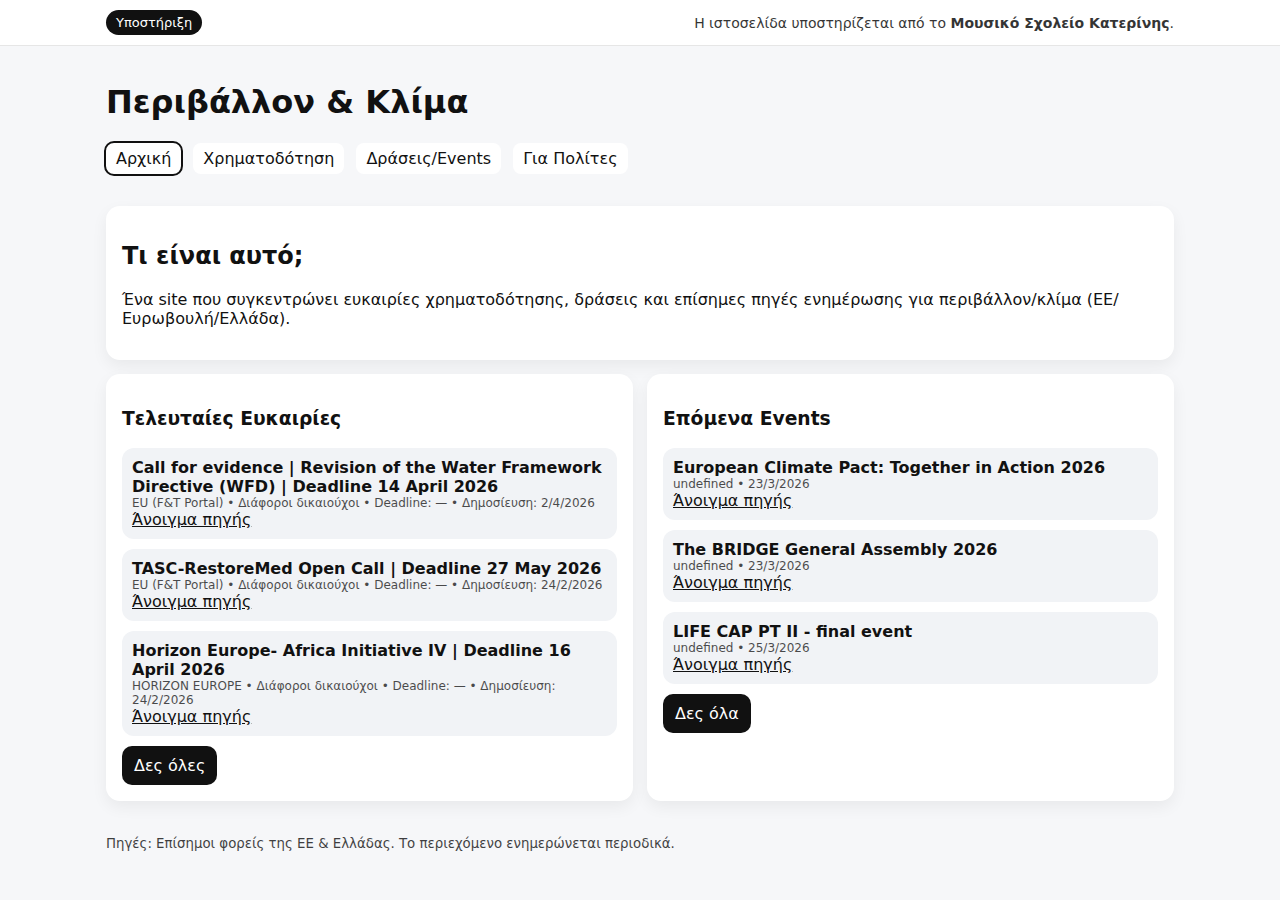
<file: index.html>
<!doctype html>
<html lang="el">
<head>
  <meta charset="utf-8" />
  <meta name="viewport" content="width=device-width, initial-scale=1" />
  <title>Περιβάλλον & Κλίμα — Ενημέρωση & Ευκαιρίες</title>
  <link rel="stylesheet" href="assets/css/style.css" />
</head>
<body>
  <div class="brandbar">
   <div class="inner">
    <span class="badge">Υποστήριξη</span>
    <span class="brandtext">Η ιστοσελίδα υποστηρίζεται από το <strong>Μουσικό Σχολείο Κατερίνης</strong>.</span>
   </div>
  </div>

  <header class="container">
    <h1>Περιβάλλον & Κλίμα</h1>
    <nav class="nav">
      <a href="index.html" class="active">Αρχική</a>
      <a href="funding.html">Χρηματοδότηση</a>
      <a href="actions.html">Δράσεις/Events</a>
      <a href="citizens.html">Για Πολίτες</a>
    </nav>
  </header>

  <main class="container">
    <section class="card">
      <h2>Τι είναι αυτό;</h2>
      <p>
        Ένα site που συγκεντρώνει ευκαιρίες χρηματοδότησης, δράσεις και επίσημες πηγές ενημέρωσης
        για περιβάλλον/κλίμα (ΕΕ/Ευρωβουλή/Ελλάδα).
      </p>
    </section>

    <section class="grid">
      <div class="card">
        <h3>Τελευταίες Ευκαιρίες</h3>
        <div id="latest-opps">Φόρτωση…</div>
        <a class="btn" href="funding.html">Δες όλες</a>
      </div>

      <div class="card">
        <h3>Επόμενα Events</h3>
        <div id="latest-events">Φόρτωση…</div>
        <a class="btn" href="actions.html">Δες όλα</a>
      </div>
    </section>
  </main>

  <footer class="container footer">
    <small>Πηγές: Επίσημοι φορείς της ΕΕ & Ελλάδας. Το περιεχόμενο ενημερώνεται περιοδικά.</small>
  </footer>

  <script src="assets/js/app.js"></script>
  <script>
    window.App?.renderHome?.();
  </script>
</body>
</html>
</file>
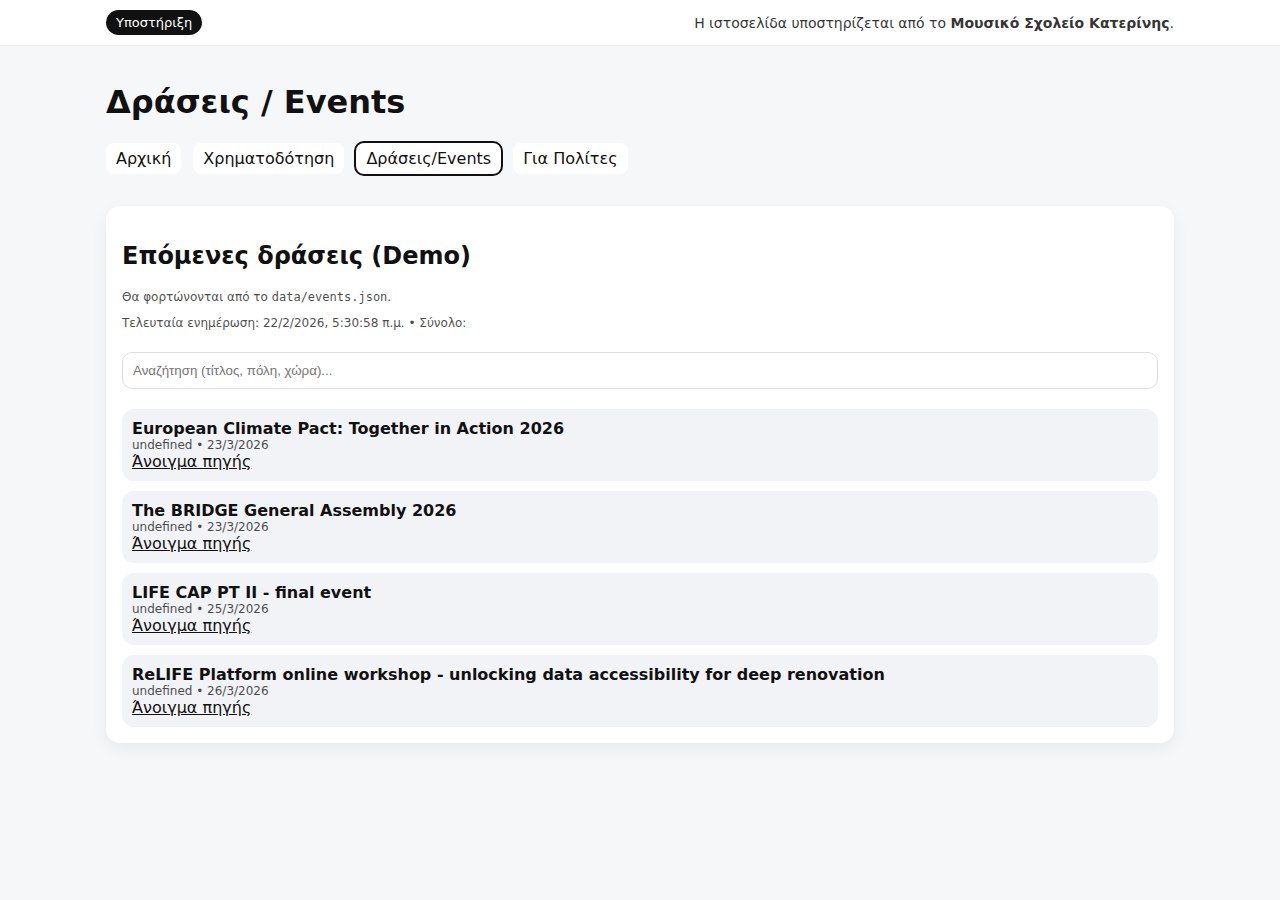
<file: actions.html>
<!doctype html>
<html lang="el">
<head>
  <meta charset="utf-8" />
  <meta name="viewport" content="width=device-width, initial-scale=1" />
  <title>Δράσεις/Events — Περιβάλλον & Κλίμα</title>
  <link rel="stylesheet" href="assets/css/style.css" />
</head>
<body>
  <div class="brandbar">
   <div class="inner">
    <span class="badge">Υποστήριξη</span>
    <span class="brandtext">Η ιστοσελίδα υποστηρίζεται από το <strong>Μουσικό Σχολείο Κατερίνης</strong>.</span>
  </div>
 </div>

  <header class="container">
    <h1>Δράσεις / Events</h1>
    <nav class="nav">
      <a href="index.html">Αρχική</a>
      <a href="funding.html">Χρηματοδότηση</a>
      <a href="actions.html" class="active">Δράσεις/Events</a>
      <a href="citizens.html">Για Πολίτες</a>
    </nav>
  </header>

  <main class="container">
    <section class="card">
      <h2>Επόμενες δράσεις (Demo)</h2>
      <p class="meta">Θα φορτώνονται από το <code>data/events.json</code>.</p>
      <p id="meta-events" class="meta">Φόρτωση ενημέρωσης…</p>
      <input id="events-search" placeholder="Αναζήτηση (τίτλος, πόλη, χώρα)..." style="width:100%; padding:10px; border-radius:10px; border:1px solid #ddd; margin:10px 0;">
      <div id="events-list">Φόρτωση…</div>
    </section>
  </main>

  <script src="assets/js/app.js"></script>
  <script>
    window.App?.renderActions?.();
  </script>
</body>
</html>
</file>
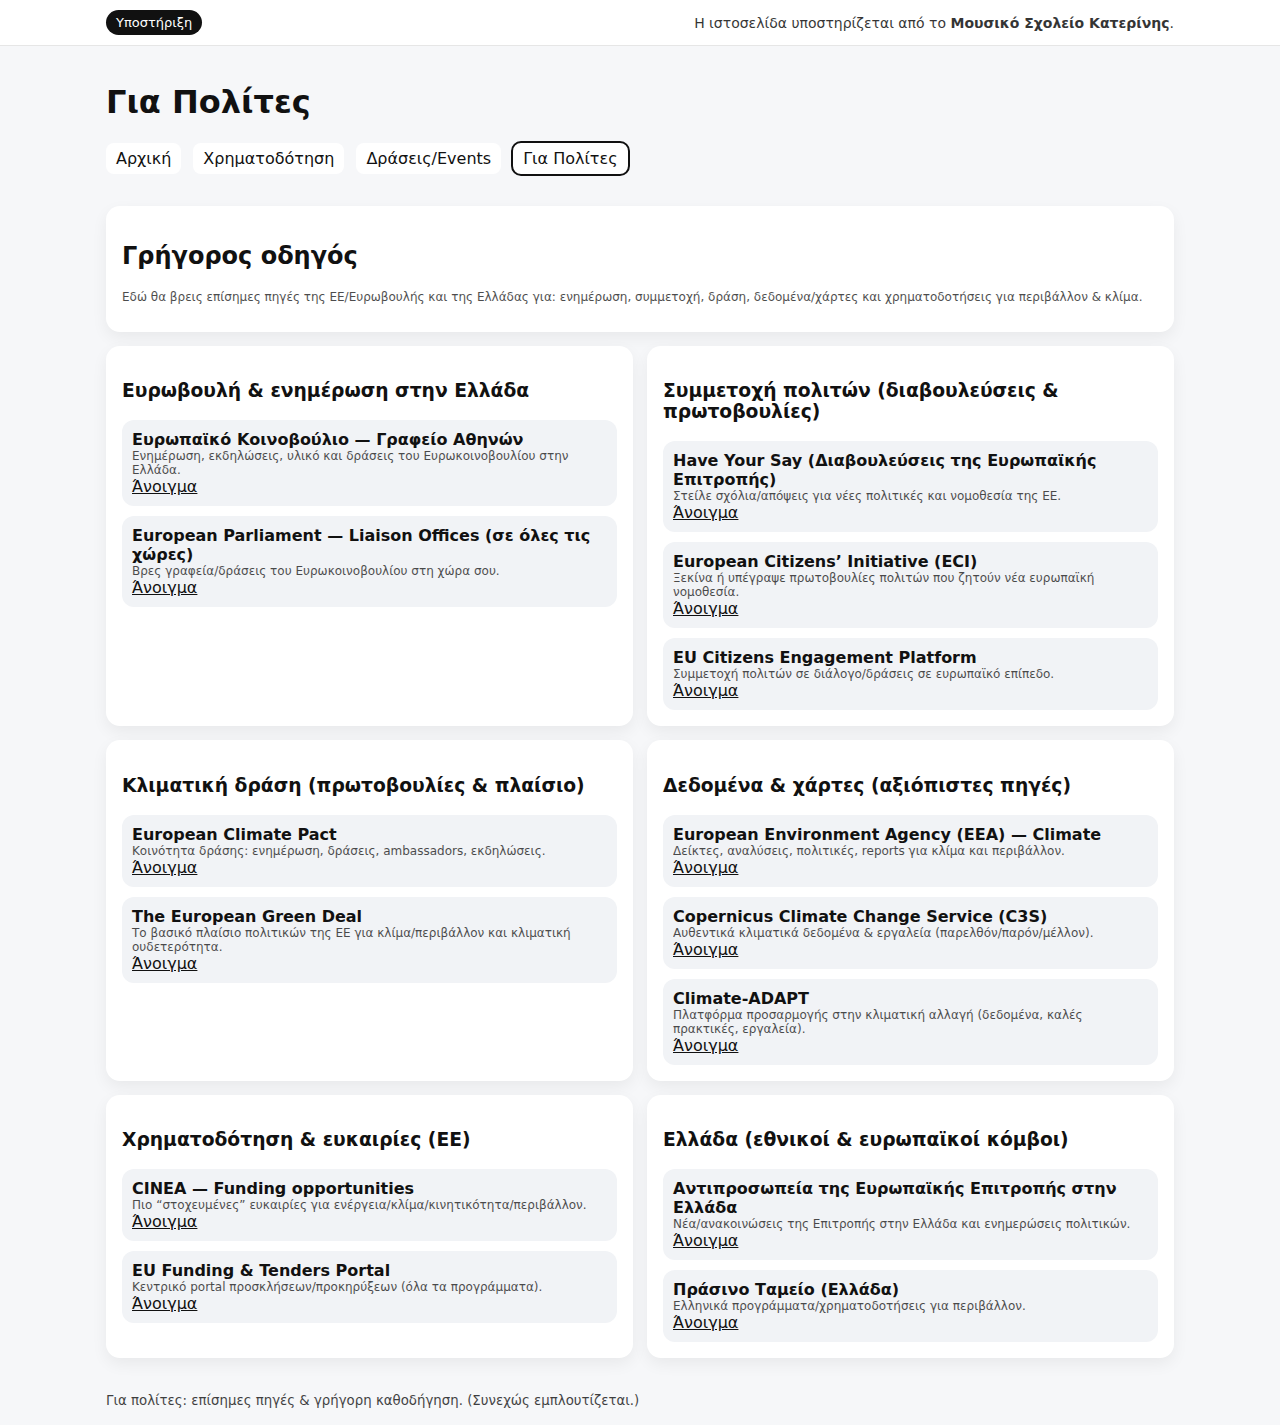
<file: citizens.html>
<!doctype html>
<html lang="el">
<head>
  <meta charset="utf-8" />
  <meta name="viewport" content="width=device-width, initial-scale=1" />
  <title>Για Πολίτες — Περιβάλλον & Κλίμα</title>
  <link rel="stylesheet" href="assets/css/style.css" />
</head>
<body>
  <div class="brandbar">
    <div class="inner">
      <span class="badge">Υποστήριξη</span>
      <span class="brandtext">Η ιστοσελίδα υποστηρίζεται από το <strong>Μουσικό Σχολείο Κατερίνης</strong>.</span>
    </div>
  </div>

  <header class="container">
    <h1>Για Πολίτες</h1>
    <nav class="nav">
      <a href="index.html">Αρχική</a>
      <a href="funding.html">Χρηματοδότηση</a>
      <a href="actions.html">Δράσεις/Events</a>
      <a href="citizens.html" class="active">Για Πολίτες</a>
    </nav>
  </header>

  <main class="container">

    <section class="card">
      <h2>Γρήγορος οδηγός</h2>
      <p class="meta">
        Εδώ θα βρεις επίσημες πηγές της ΕΕ/Ευρωβουλής και της Ελλάδας για: ενημέρωση, συμμετοχή, δράση, δεδομένα/χάρτες και χρηματοδοτήσεις
        για περιβάλλον & κλίμα.
      </p>
    </section>

    <section class="grid">

      <section class="card">
        <h3>Ευρωβουλή & ενημέρωση στην Ελλάδα</h3>
        <div class="list">
          <div class="item">
            <div><strong>Ευρωπαϊκό Κοινοβούλιο — Γραφείο Αθηνών</strong></div>
            <div class="meta">Ενημέρωση, εκδηλώσεις, υλικό και δράσεις του Ευρωκοινοβουλίου στην Ελλάδα.</div>
            <div><a href="https://athens.europarl.europa.eu/" target="_blank" rel="noopener">Άνοιγμα</a></div>
          </div>
          <div class="item">
            <div><strong>European Parliament — Liaison Offices (σε όλες τις χώρες)</strong></div>
            <div class="meta">Βρες γραφεία/δράσεις του Ευρωκοινοβουλίου στη χώρα σου.</div>
            <div><a href="https://liaison-offices.europarl.europa.eu/en" target="_blank" rel="noopener">Άνοιγμα</a></div>
          </div>
        </div>
      </section>

      <section class="card">
        <h3>Συμμετοχή πολιτών (διαβουλεύσεις & πρωτοβουλίες)</h3>
        <div class="list">
          <div class="item">
            <div><strong>Have Your Say (Διαβουλεύσεις της Ευρωπαϊκής Επιτροπής)</strong></div>
            <div class="meta">Στείλε σχόλια/απόψεις για νέες πολιτικές και νομοθεσία της ΕΕ.</div>
            <div><a href="https://have-your-say.ec.europa.eu/index_en" target="_blank" rel="noopener">Άνοιγμα</a></div>
          </div>
          <div class="item">
            <div><strong>European Citizens’ Initiative (ECI)</strong></div>
            <div class="meta">Ξεκίνα ή υπέγραψε πρωτοβουλίες πολιτών που ζητούν νέα ευρωπαϊκή νομοθεσία.</div>
            <div><a href="https://citizens-initiative.europa.eu/_en" target="_blank" rel="noopener">Άνοιγμα</a></div>
          </div>
          <div class="item">
            <div><strong>EU Citizens Engagement Platform</strong></div>
            <div class="meta">Συμμετοχή πολιτών σε διάλογο/δράσεις σε ευρωπαϊκό επίπεδο.</div>
            <div><a href="https://citizens.ec.europa.eu/index_el" target="_blank" rel="noopener">Άνοιγμα</a></div>
          </div>
        </div>
      </section>

      <section class="card">
        <h3>Κλιματική δράση (πρωτοβουλίες & πλαίσιο)</h3>
        <div class="list">
          <div class="item">
            <div><strong>European Climate Pact</strong></div>
            <div class="meta">Κοινότητα δράσης: ενημέρωση, δράσεις, ambassadors, εκδηλώσεις.</div>
            <div><a href="https://climate-pact.europa.eu/index_en" target="_blank" rel="noopener">Άνοιγμα</a></div>
          </div>
          <div class="item">
            <div><strong>The European Green Deal</strong></div>
            <div class="meta">Το βασικό πλαίσιο πολιτικών της ΕΕ για κλίμα/περιβάλλον και κλιματική ουδετερότητα.</div>
            <div><a href="https://commission.europa.eu/strategy-and-policy/priorities-2019-2024/european-green-deal_en" target="_blank" rel="noopener">Άνοιγμα</a></div>
          </div>
        </div>
      </section>

      <section class="card">
        <h3>Δεδομένα & χάρτες (αξιόπιστες πηγές)</h3>
        <div class="list">
          <div class="item">
            <div><strong>European Environment Agency (EEA) — Climate</strong></div>
            <div class="meta">Δείκτες, αναλύσεις, πολιτικές, reports για κλίμα και περιβάλλον.</div>
            <div><a href="https://www.eea.europa.eu/en/topics/at-a-glance/climate" target="_blank" rel="noopener">Άνοιγμα</a></div>
          </div>
          <div class="item">
            <div><strong>Copernicus Climate Change Service (C3S)</strong></div>
            <div class="meta">Αυθεντικά κλιματικά δεδομένα & εργαλεία (παρελθόν/παρόν/μέλλον).</div>
            <div><a href="https://climate.copernicus.eu/" target="_blank" rel="noopener">Άνοιγμα</a></div>
          </div>
          <div class="item">
            <div><strong>Climate-ADAPT</strong></div>
            <div class="meta">Πλατφόρμα προσαρμογής στην κλιματική αλλαγή (δεδομένα, καλές πρακτικές, εργαλεία).</div>
            <div><a href="https://climate-adapt.eea.europa.eu/" target="_blank" rel="noopener">Άνοιγμα</a></div>
          </div>
        </div>
      </section>

      <section class="card">
        <h3>Χρηματοδότηση & ευκαιρίες (ΕΕ)</h3>
        <div class="list">
          <div class="item">
            <div><strong>CINEA — Funding opportunities</strong></div>
            <div class="meta">Πιο “στοχευμένες” ευκαιρίες για ενέργεια/κλίμα/κινητικότητα/περιβάλλον.</div>
            <div><a href="https://ec.europa.eu/newsroom/cinea/items/itemType/2512" target="_blank" rel="noopener">Άνοιγμα</a></div>
          </div>
          <div class="item">
            <div><strong>EU Funding & Tenders Portal</strong></div>
            <div class="meta">Κεντρικό portal προσκλήσεων/προκηρύξεων (όλα τα προγράμματα).</div>
            <div><a href="https://ec.europa.eu/info/funding-tenders/opportunities/portal/screen/opportunities/calls-for-proposals" target="_blank" rel="noopener">Άνοιγμα</a></div>
          </div>
        </div>
      </section>

      <section class="card">
        <h3>Ελλάδα (εθνικοί & ευρωπαϊκοί κόμβοι)</h3>
        <div class="list">
          <div class="item">
            <div><strong>Αντιπροσωπεία της Ευρωπαϊκής Επιτροπής στην Ελλάδα</strong></div>
            <div class="meta">Νέα/ανακοινώσεις της Επιτροπής στην Ελλάδα και ενημερώσεις πολιτικών.</div>
            <div><a href="https://greece.representation.ec.europa.eu/index_el" target="_blank" rel="noopener">Άνοιγμα</a></div>
          </div>
          <div class="item">
            <div><strong>Πράσινο Ταμείο (Ελλάδα)</strong></div>
            <div class="meta">Ελληνικά προγράμματα/χρηματοδοτήσεις για περιβάλλον.</div>
            <div><a href="https://prasinotameio.gr/" target="_blank" rel="noopener">Άνοιγμα</a></div>
          </div>
        </div>
      </section>

    </section>

  </main>

  <footer class="container footer">
    <small>Για πολίτες: επίσημες πηγές & γρήγορη καθοδήγηση. (Συνεχώς εμπλουτίζεται.)</small>
  </footer>
</body>
</html>
</file>
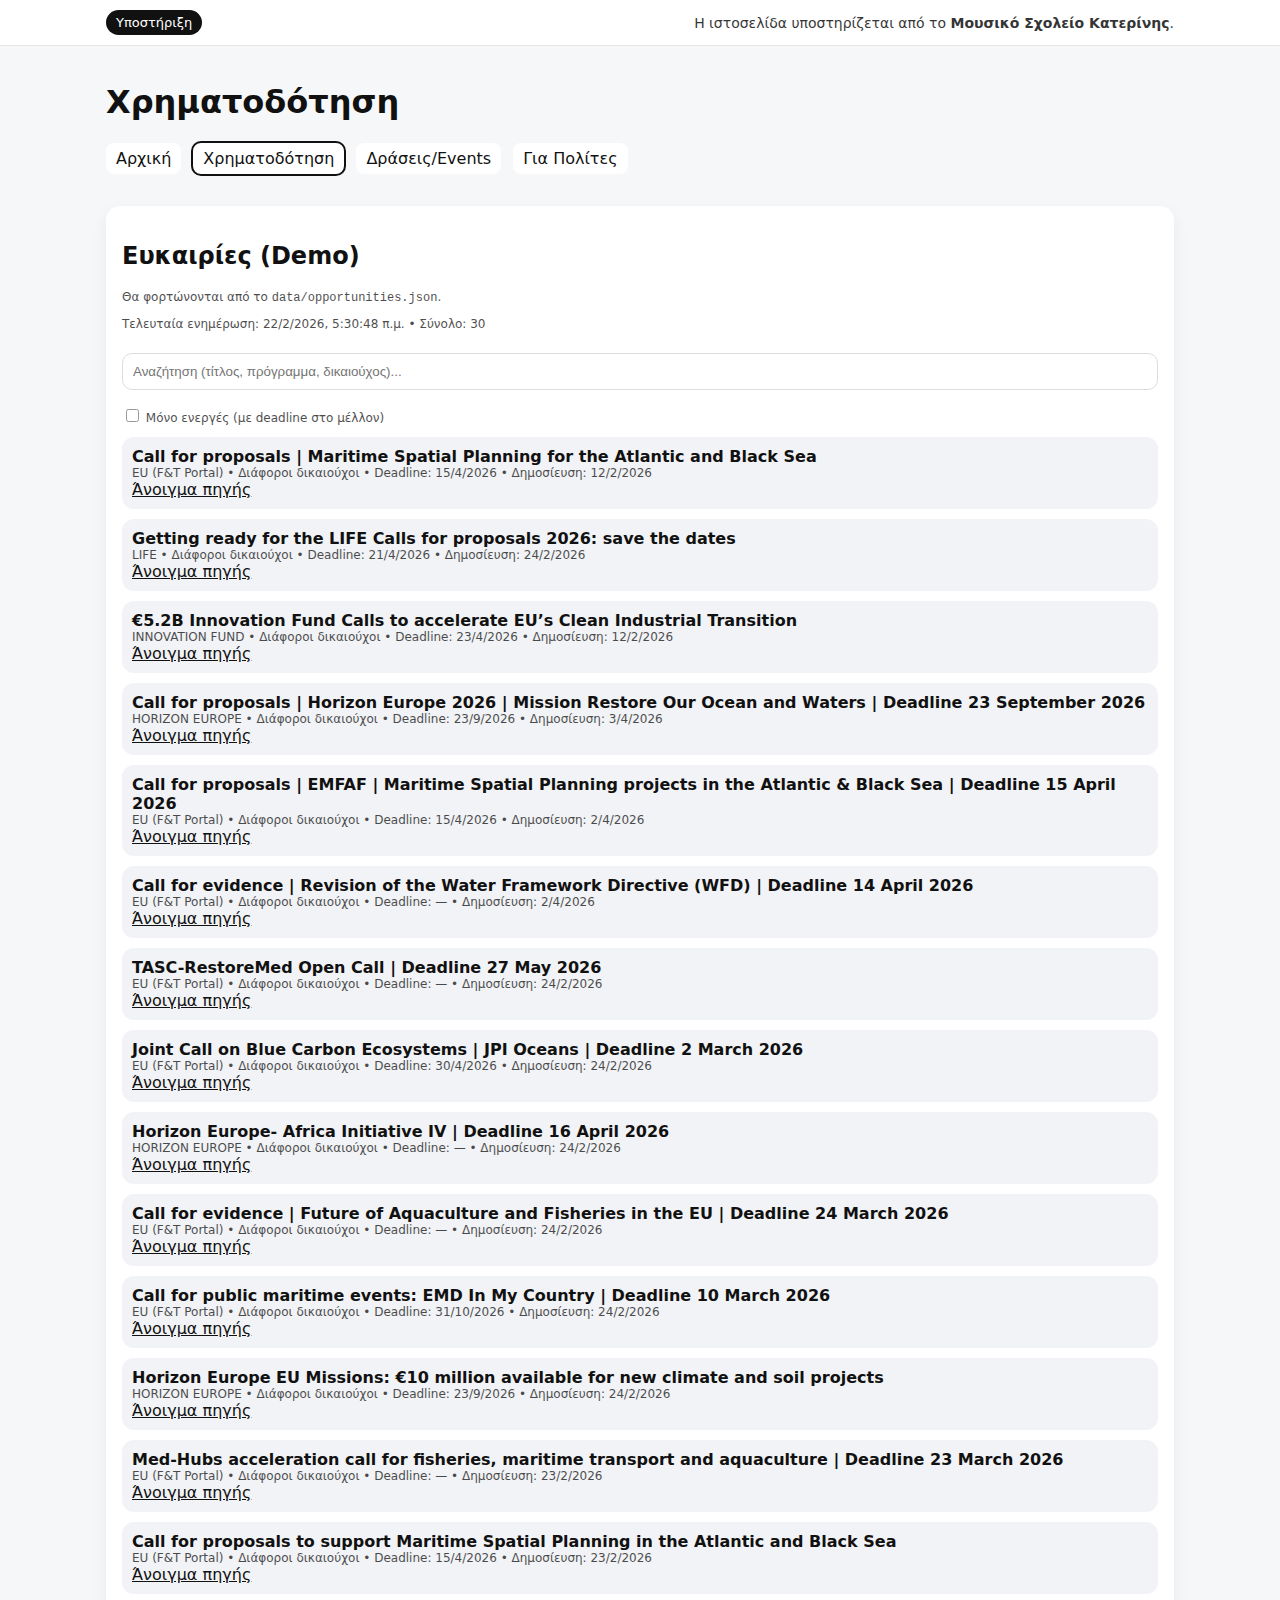
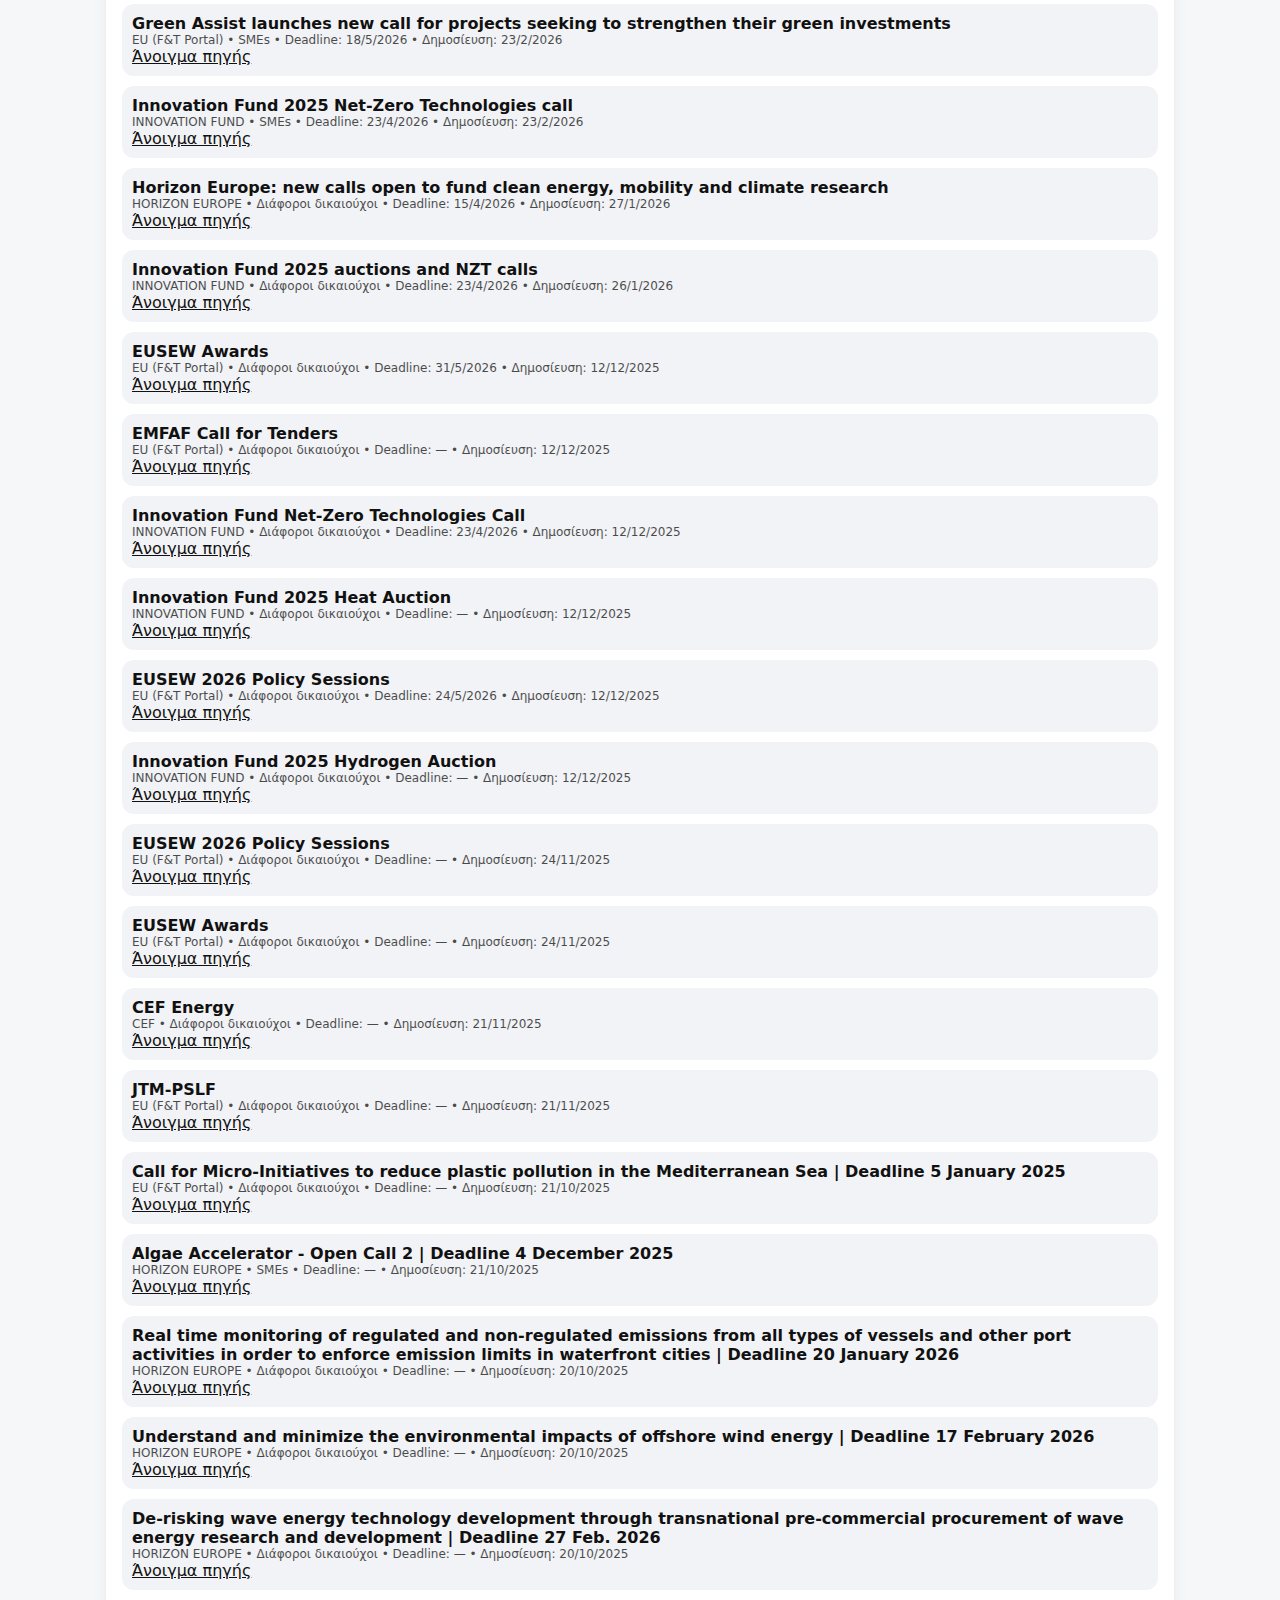
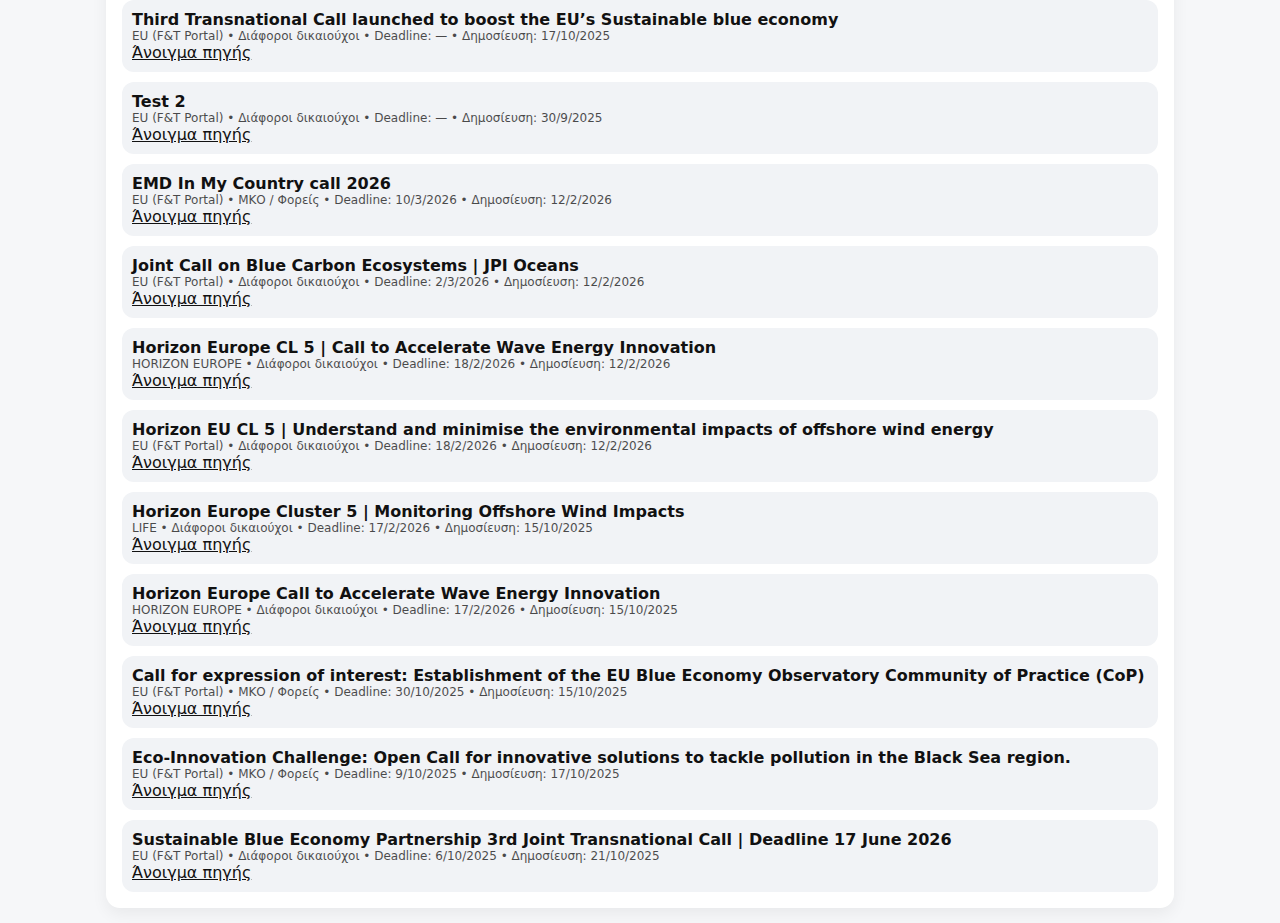
<file: funding.html>
<!doctype html>
<html lang="el">
<head>
  <meta charset="utf-8" />
  <meta name="viewport" content="width=device-width, initial-scale=1" />
  <title>Χρηματοδότηση — Περιβάλλον & Κλίμα</title>
  <link rel="stylesheet" href="assets/css/style.css" />
</head>
<body>
  <div class="brandbar">
   <div class="inner">
    <span class="badge">Υποστήριξη</span>
    <span class="brandtext">Η ιστοσελίδα υποστηρίζεται από το <strong>Μουσικό Σχολείο Κατερίνης</strong>.</span>
   </div>
  </div>

  <header class="container">
    <h1>Χρηματοδότηση</h1>
    <nav class="nav">
      <a href="index.html">Αρχική</a>
      <a href="funding.html" class="active">Χρηματοδότηση</a>
      <a href="actions.html">Δράσεις/Events</a>
      <a href="citizens.html">Για Πολίτες</a>
    </nav>
  </header>

  <main class="container">
    <section class="card">
      <h2>Ευκαιρίες (Demo)</h2>
      <p class="meta">Θα φορτώνονται από το <code>data/opportunities.json</code>.</p>
      <p id="meta-funding" class="meta">Φόρτωση ενημέρωσης…</p>
      <input id="funding-search" placeholder="Αναζήτηση (τίτλος, πρόγραμμα, δικαιούχος)..." style="width:100%; padding:10px; border-radius:10px; border:1px solid #ddd; margin:10px 0;">
        <label class="meta" style="display:block; margin:6px 0 12px;">
         <input type="checkbox" id="funding-only-active" />
          Μόνο ενεργές (με deadline στο μέλλον)
        </label>
      <div id="funding-list">Φόρτωση…</div>
    </section>
  </main>

  <script src="assets/js/app.js"></script>
<script>
  window.App?.renderFunding?.();
</script>

</body>
</html>
</file>
<file: assets/css/style.css>
* { box-sizing: border-box; }
body { font-family: system-ui, Arial; margin: 0; background: #f6f7f9; color: #111; }
.container { max-width: 1100px; margin: 0 auto; padding: 16px; }
.nav { display: flex; gap: 12px; flex-wrap: wrap; margin-top: 8px; }
.nav a { text-decoration: none; color: #111; padding: 6px 10px; border-radius: 8px; background: #fff; }
.nav a.active { outline: 2px solid #111; }
.card { background: #fff; border-radius: 14px; padding: 16px; box-shadow: 0 6px 16px rgba(0,0,0,.06); }
.grid { display: grid; grid-template-columns: 1fr; gap: 14px; margin-top: 14px; }
@media (min-width: 850px) { .grid { grid-template-columns: 1fr 1fr; } }
.btn { display: inline-block; margin-top: 10px; text-decoration: none; background: #111; color: #fff; padding: 10px 12px; border-radius: 10px; }
.footer { opacity: .8; }
.list { display: grid; gap: 10px; margin-top: 10px; }
.item { padding: 10px; border-radius: 12px; background: #f1f3f6; }
.item a { color: #111; }
.meta { font-size: 12px; opacity: .75; }
.brandbar{
  background:#ffffff;
  border-bottom:1px solid #e6e6e6;
}
.brandbar .inner{
  max-width:1100px;
  margin:0 auto;
  padding:10px 16px;
  display:flex;
  align-items:center;
  justify-content:space-between;
  gap:12px;
}
.badge{
  display:inline-block;
  padding:6px 10px;
  border-radius:999px;
  background:#111;
  color:#fff;
  font-size:13px;
  line-height:1;
}
.brandtext{
  font-size:14px;
  opacity:.85;
}
</file>
